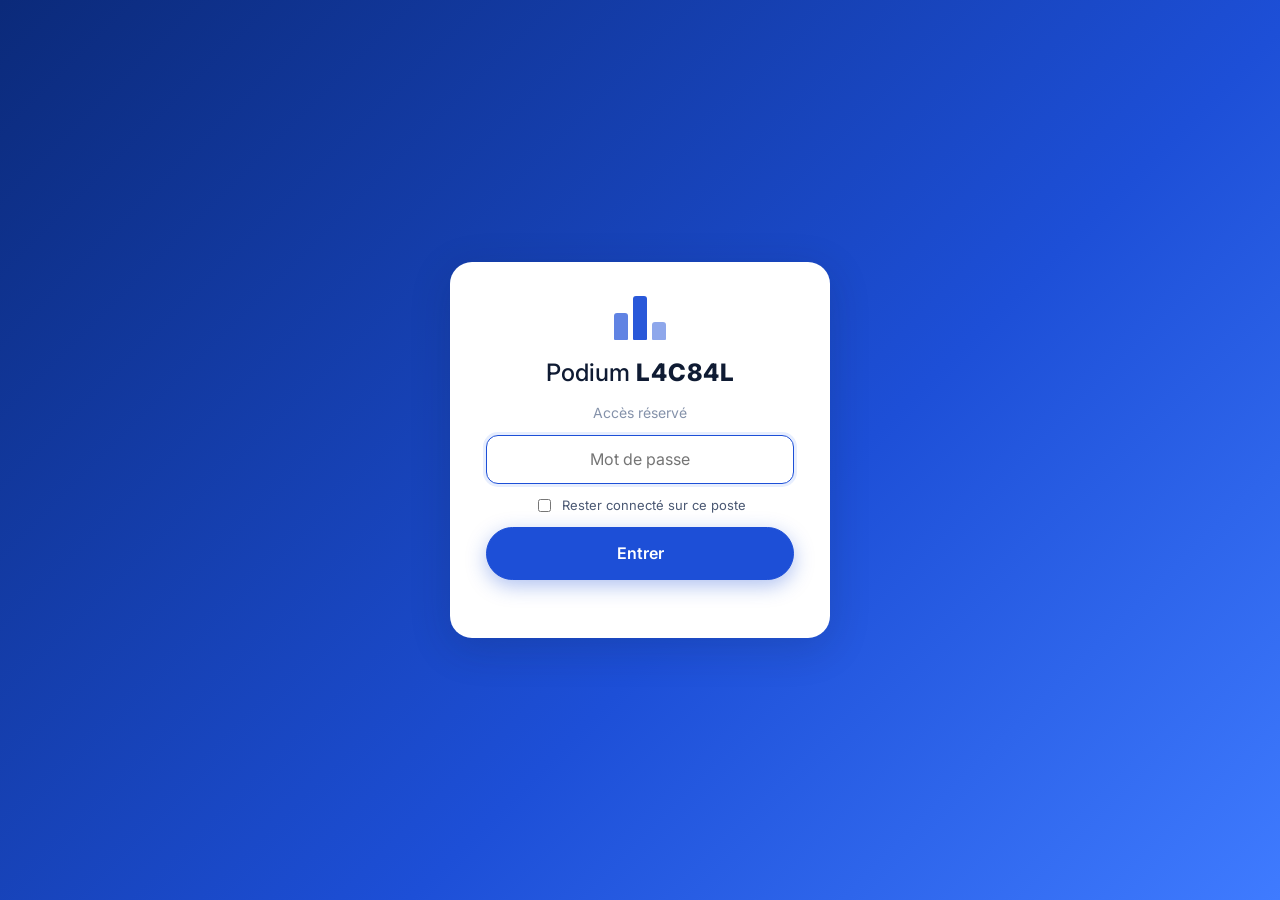
<file: index.html>
<!doctype html>
<html lang="fr">
<head>
<meta charset="utf-8">
<meta name="viewport" content="width=device-width, initial-scale=1">
<title>Podium L4C84L</title>
<link rel="preconnect" href="https://fonts.googleapis.com">
<link href="https://fonts.googleapis.com/css2?family=Inter:wght@400;500;600;700;800&display=swap" rel="stylesheet">
<link rel="stylesheet" href="styles.css?v=badbc0c489">
</head>
<body>
<header class="topbar">
  <div class="brand">
    <div class="brand-mark" aria-hidden="true"><span></span><span></span><span></span></div>
    <div><div class="brand-name">Podium <b>L4C84L</b></div><div class="brand-sub">Présentation des verres</div></div>
  </div>
  <nav class="top-actions">
    <div class="seg" id="modeSeg" role="radiogroup" aria-label="Type de verre">
      <button data-mode="auto" class="on">Auto</button>
      <button data-mode="unif">Unifocal</button>
      <button data-mode="prog">Progressif</button>
    </div>
    <button class="btn ghost" id="btnReset" title="Effacer la fiche client">↺ Nouveau client</button>
    <button class="btn ghost icon" id="btnAdmin" title="Paramètres">⚙</button>
    <button class="btn ghost icon" id="btnLogout" hidden>⏻</button>
  </nav>
</header>

<div id="updateBanner" class="banner" hidden></div>

<!-- Étape 1 : saisie -->
<main id="stepInput" class="entry">
  <section class="panel">
    <div class="panel-h"><h2><span class="step-num">1</span> Correction</h2><button class="link" id="copyOD">Copier OD → OG</button></div>
    <div class="rx">
      <div></div><label>Sphère</label><label>Cylindre</label><label>Axe</label><label>Addition</label><label>Prisme</label><label>Base</label>
      <span class="eye">OD</span>
      <input data-rx="od.sph" inputmode="decimal" placeholder="0,00">
      <input data-rx="od.cyl" inputmode="decimal" placeholder="0,00">
      <input data-rx="od.axe" inputmode="numeric" placeholder="0°">
      <input data-rx="od.add" inputmode="decimal" placeholder="—">
      <input data-rx="od.prism" inputmode="decimal" placeholder="—">
      <input data-rx="od.base" inputmode="numeric" placeholder="—">
      <span class="eye">OG</span>
      <input data-rx="og.sph" inputmode="decimal" placeholder="0,00">
      <input data-rx="og.cyl" inputmode="decimal" placeholder="0,00">
      <input data-rx="og.axe" inputmode="numeric" placeholder="0°">
      <input data-rx="og.add" inputmode="decimal" placeholder="—">
      <input data-rx="og.prism" inputmode="decimal" placeholder="—">
      <input data-rx="og.base" inputmode="numeric" placeholder="—">
    </div>
    <label class="mixed" id="mixedBox" hidden><input type="checkbox" id="mixedChk"> <span id="mixedTxt">Confirmer équipement progressif / unifocal ?</span></label>
    <div class="rx-info" id="rxInfo"></div>
  </section>

  <section class="panel">
    <div class="panel-h"><h2><span class="step-num">2</span> Mesures</h2>
      <div class="seg" id="altSeg"><button data-alt="dvo" class="on">DVO</button><button data-alt="cro">CRO</button></div></div>
    <div class="mes" id="mesGrid"></div>
    <div class="verdict" id="fitVerdict"></div>
  </section>

  <section class="panel frame-panel">
    <h2><span class="step-num">3</span> Réseau</h2>
    <div class="net-seg" id="netSeg"></div>
    <div class="frame-note" id="netNote"></div>
    <div class="net-warn" id="netWarn" role="alert" hidden>⚠ Veillez à bien sélectionner la mutuelle dans MyEasyOptic avant de sélectionner les verres : sans elle, le catalogue verres ne donne pas le bon tarif.</div>
  </section>

  <section class="panel frame-panel">
    <h2><span class="step-num">4</span> Monture</h2>
    <div class="seg" id="frameSeg"></div>
    <label class="money"><input id="framePrice" inputmode="decimal" placeholder="Prix de la monture"><b>€</b></label>
    <div class="frame-note" id="frameNote"></div>
  </section>

  <div class="entry-go"><button class="btn primary big" id="btnGo">Voir les verres <span>→</span></button></div>
</main>

<!-- Étape 2 : podium -->
<main id="stepPodium" class="stage" hidden>
  <button class="recap" id="recap" title="Modifier la correction, les mesures ou la monture"></button>

  <div class="controls">
    <button class="controls-mini" id="ctrlMini" title="Afficher les options"></button>
    <div class="filters"><div class="toggles" id="optToggles"></div></div>
    <div class="lens-panel" id="lensPanel"></div>
  </div>

  <div class="podium">
    <div class="podium-head">
      <h2 id="podiumTitle">Verres</h2>
      <span class="count" id="podiumCount"></span>
    </div>
    <div class="carousel">
      <button class="arrow left" id="prev" aria-label="Verres précédents">‹</button>
      <div class="viewport" id="viewport"><div class="track" id="track"></div></div>
      <button class="arrow right" id="next" aria-label="Verres suivants">›</button>
    </div>
    <div class="dots" id="dots"></div>
  </div>

  <div class="summary" id="summary"></div>
</main>

<main id="viewAdmin" class="admin" hidden></main>

<div class="modal" id="modal" hidden>
  <div class="modal-back" data-close></div>
  <div class="modal-box" role="dialog" aria-modal="true"><div id="modalBody"></div></div>
</div>
<div class="toast" id="toast" hidden></div>

<div class="login" id="login" hidden>
  <form class="login-box" id="loginForm" autocomplete="off">
    <div class="brand-mark big" aria-hidden="true"><span></span><span></span><span></span></div>
    <h1>Podium <b>L4C84L</b></h1>
    <p class="sub">Accès réservé</p>
    <input type="password" id="loginPw" placeholder="Mot de passe" autocomplete="current-password" aria-label="Mot de passe">
    <label class="keep"><input type="checkbox" id="loginKeep"> Rester connecté sur ce poste</label>
    <button class="btn primary big" id="loginBtn" type="submit">Entrer</button>
    <p class="login-msg" id="loginMsg"></p>
  </form>
</div>

<script src="data.enc.js?v=badbc0c489"></script>
<script src="app.js?v=badbc0c489"></script>
<script src="admin.js?v=badbc0c489"></script>
</body>
</html>
</file>
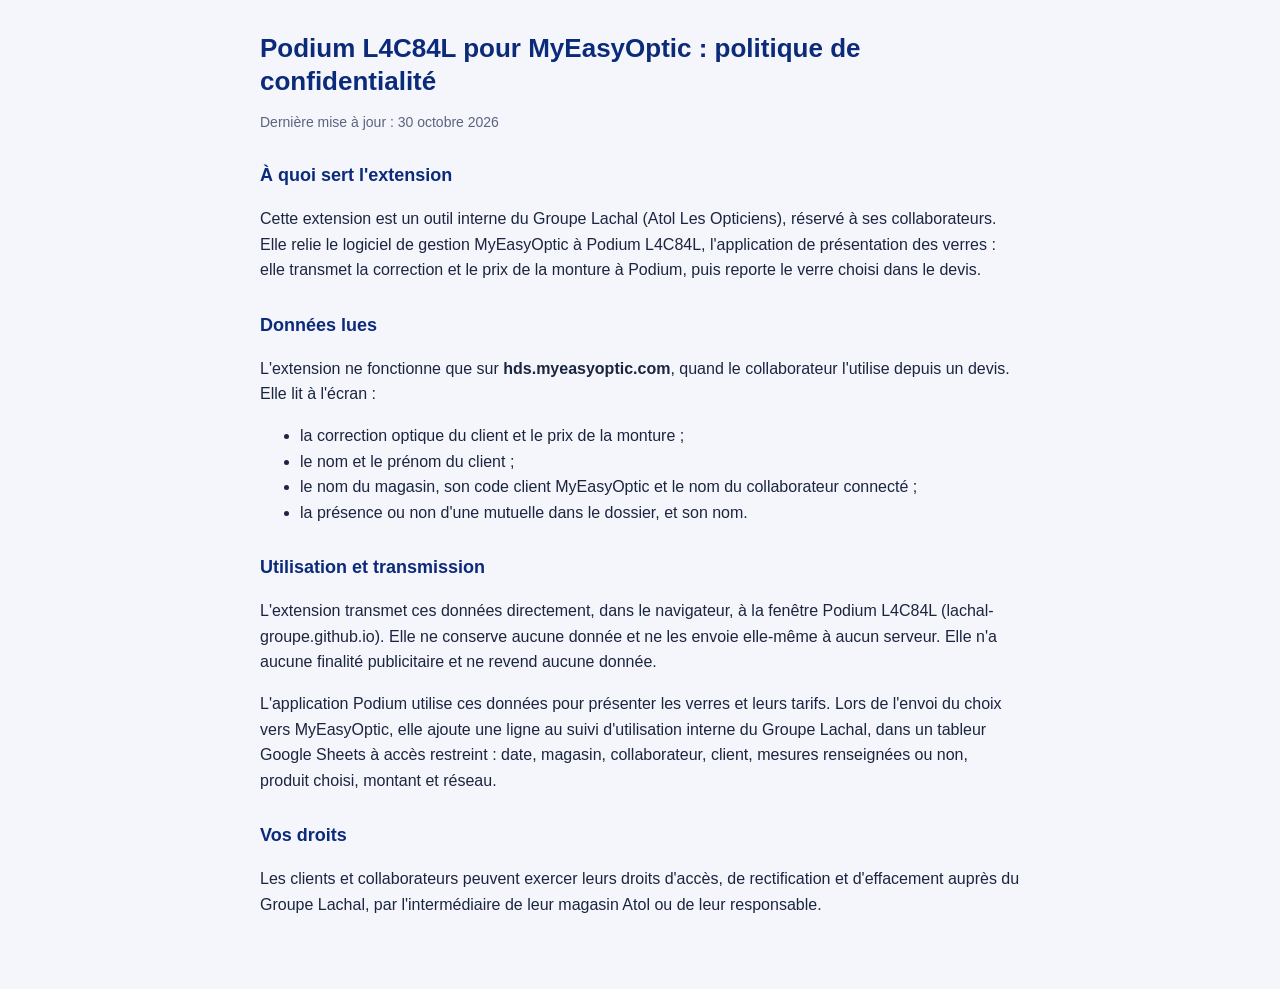
<file: confidentialite.html>
<!doctype html>
<html lang="fr">
<head>
<meta charset="utf-8">
<meta name="viewport" content="width=device-width, initial-scale=1">
<title>Podium pour MyEasyOptic : confidentialité</title>
<style>
  body{margin:0;background:#f4f6fb;color:#1c2540;font:16px/1.6 "Segoe UI",Arial,sans-serif}
  main{max-width:760px;margin:0 auto;padding:32px 16px 56px}
  h1{font-size:26px;line-height:1.25;margin:0 0 6px;color:#0b2a7a}
  h2{font-size:18px;margin:28px 0 6px;color:#0b2a7a}
  .d{color:#5a6480;font-size:14px}
</style>
</head>
<body>
<main>
<h1>Podium L4C84L pour MyEasyOptic : politique de confidentialité</h1>
<p class="d">Dernière mise à jour : 30 octobre 2026</p>

<h2>À quoi sert l'extension</h2>
<p>Cette extension est un outil interne du Groupe Lachal (Atol Les Opticiens), réservé à ses collaborateurs. Elle relie le logiciel de gestion MyEasyOptic à Podium L4C84L, l'application de présentation des verres : elle transmet la correction et le prix de la monture à Podium, puis reporte le verre choisi dans le devis.</p>

<h2>Données lues</h2>
<p>L'extension ne fonctionne que sur <b>hds.myeasyoptic.com</b>, quand le collaborateur l'utilise depuis un devis. Elle lit à l'écran :</p>
<ul>
  <li>la correction optique du client et le prix de la monture ;</li>
  <li>le nom et le prénom du client ;</li>
  <li>le nom du magasin, son code client MyEasyOptic et le nom du collaborateur connecté ;</li>
  <li>la présence ou non d'une mutuelle dans le dossier, et son nom.</li>
</ul>

<h2>Utilisation et transmission</h2>
<p>L'extension transmet ces données directement, dans le navigateur, à la fenêtre Podium L4C84L (lachal-groupe.github.io). Elle ne conserve aucune donnée et ne les envoie elle-même à aucun serveur. Elle n'a aucune finalité publicitaire et ne revend aucune donnée.</p>
<p>L'application Podium utilise ces données pour présenter les verres et leurs tarifs. Lors de l'envoi du choix vers MyEasyOptic, elle ajoute une ligne au suivi d'utilisation interne du Groupe Lachal, dans un tableur Google Sheets à accès restreint : date, magasin, collaborateur, client, mesures renseignées ou non, produit choisi, montant et réseau.</p>

<h2>Vos droits</h2>
<p>Les clients et collaborateurs peuvent exercer leurs droits d'accès, de rectification et d'effacement auprès du Groupe Lachal, par l'intermédiaire de leur magasin Atol ou de leur responsable.</p>
</main>
</body>
</html>
</file>
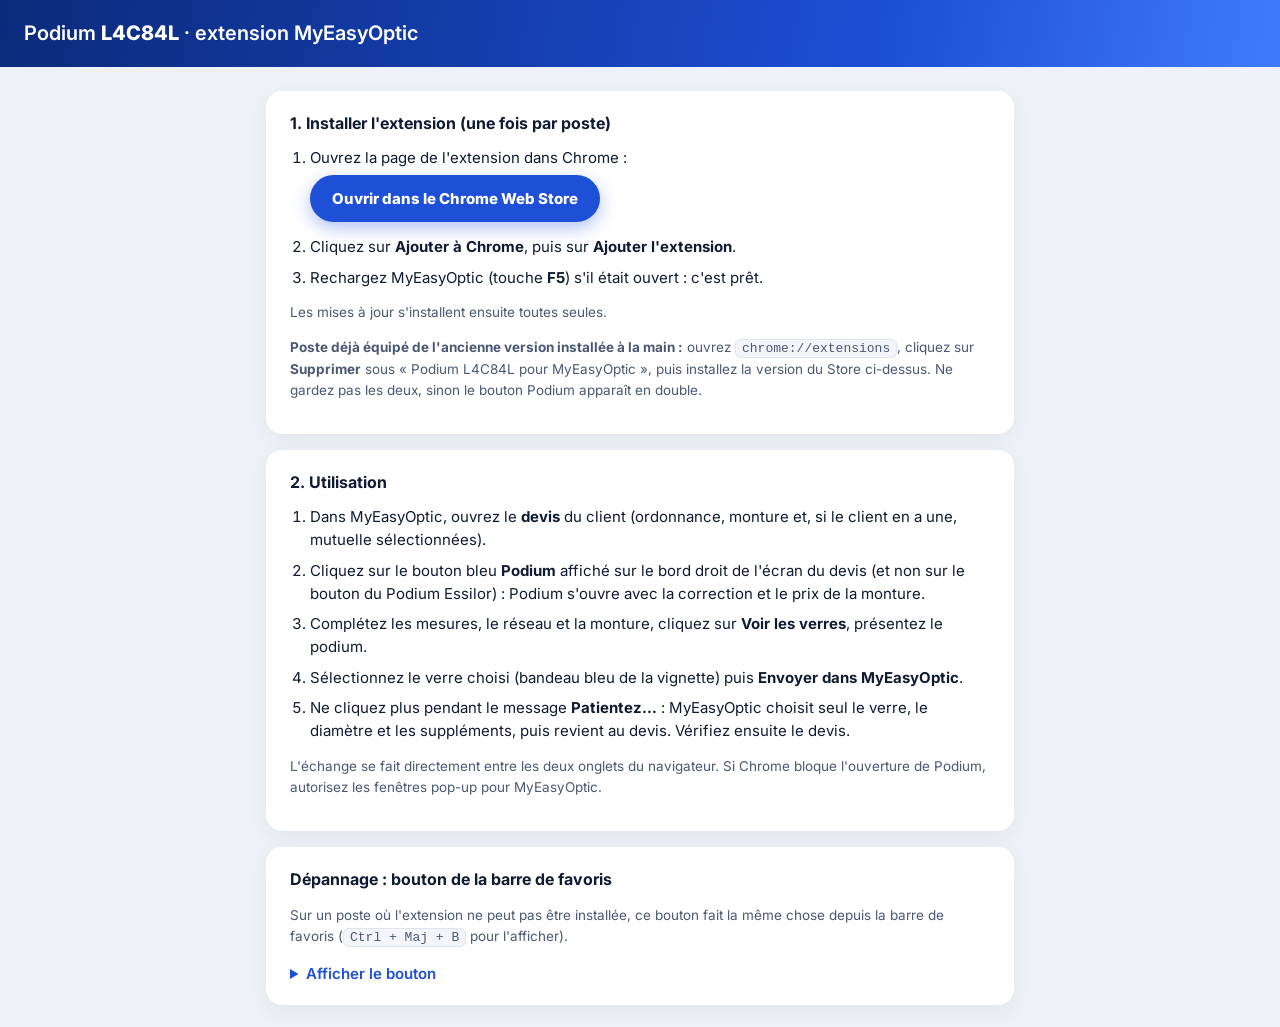
<file: pont.html>
<!doctype html>
<html lang="fr">
<head>
<meta charset="utf-8">
<meta name="viewport" content="width=device-width, initial-scale=1">
<title>Extension Podium</title>
<link href="https://fonts.googleapis.com/css2?family=Inter:wght@400;600;800&display=swap" rel="stylesheet">
<style>
  :root{--brand:#1d4fd7;--brand-2:#0b2a7a;--ink:#0f1b33;--ink-2:#4a5873;--line:#dfe5ef;--bg:#eef2f8}
  *{box-sizing:border-box}
  body{margin:0;background:var(--bg);color:var(--ink);font:15px/1.55 Inter,system-ui,"Segoe UI",sans-serif}
  header{background:linear-gradient(100deg,#0b2a7a,#1d4fd7 70%,#3f7bff);color:#fff;padding:18px 24px}
  header h1{margin:0;font-size:20px;font-weight:600}header b{font-weight:800}
  main{max-width:780px;margin:24px auto;padding:0 16px;display:flex;flex-direction:column;gap:16px}
  .card{background:#fff;border-radius:16px;box-shadow:0 6px 20px rgba(15,27,51,.06);padding:20px 24px}
  h2{margin:0 0 10px;font-size:16px}
  ol{margin:0;padding-left:20px}li{margin:7px 0}
  .dl{display:inline-flex;align-items:center;gap:8px;background:var(--brand);color:#fff;text-decoration:none;font-weight:800;padding:12px 22px;border-radius:999px;box-shadow:0 6px 18px rgba(29,79,215,.35);margin:6px 0}
  .muted{color:var(--ink-2);font-size:13.5px}
  code{background:#f3f5fa;border:1px solid var(--line);border-radius:6px;padding:1px 6px;font-size:13px}
  details{margin-top:6px}summary{cursor:pointer;color:var(--brand);font-weight:600}
</style>
</head>
<body>
<header><h1>Podium <b>L4C84L</b> · extension MyEasyOptic</h1></header>
<main>
  <section class="card">
    <h2>1. Installer l'extension (une fois par poste)</h2>
    <ol>
      <li>Ouvrez la page de l'extension dans Chrome :<br><a class="dl" href="https://chromewebstore.google.com/detail/cmfomhmklhpfdibhdalehaghmlgicklg" target="_blank" rel="noopener">Ouvrir dans le Chrome Web Store</a></li>
      <li>Cliquez sur <b>Ajouter à Chrome</b>, puis sur <b>Ajouter l'extension</b>.</li>
      <li>Rechargez MyEasyOptic (touche <b>F5</b>) s'il était ouvert : c'est prêt.</li>
    </ol>
    <p class="muted">Les mises à jour s'installent ensuite toutes seules.</p>
    <p class="muted"><b>Poste déjà équipé de l'ancienne version installée à la main :</b> ouvrez <code>chrome://extensions</code>, cliquez sur <b>Supprimer</b> sous « Podium L4C84L pour MyEasyOptic », puis installez la version du Store ci-dessus. Ne gardez pas les deux, sinon le bouton Podium apparaît en double.</p>
  </section>
  <section class="card">
    <h2>2. Utilisation</h2>
    <ol>
      <li>Dans MyEasyOptic, ouvrez le <b>devis</b> du client (ordonnance, monture et, si le client en a une, mutuelle sélectionnées).</li>
      <li>Cliquez sur le bouton bleu <b>Podium</b> affiché sur le bord droit de l'écran du devis (et non sur le bouton du Podium Essilor) : Podium s'ouvre avec la correction et le prix de la monture.</li>
      <li>Complétez les mesures, le réseau et la monture, cliquez sur <b>Voir les verres</b>, présentez le podium.</li>
      <li>Sélectionnez le verre choisi (bandeau bleu de la vignette) puis <b>Envoyer dans MyEasyOptic</b>.</li>
      <li>Ne cliquez plus pendant le message <b>Patientez…</b> : MyEasyOptic choisit seul le verre, le diamètre et les suppléments, puis revient au devis. Vérifiez ensuite le devis.</li>
    </ol>
    <p class="muted">L'échange se fait directement entre les deux onglets du navigateur. Si Chrome bloque l'ouverture de Podium, autorisez les fenêtres pop-up pour MyEasyOptic.</p>
  </section>
  <section class="card">
    <h2>Dépannage : bouton de la barre de favoris</h2>
    <p class="muted">Sur un poste où l'extension ne peut pas être installée, ce bouton fait la même chose depuis la barre de favoris (<code>Ctrl + Maj + B</code> pour l'afficher).</p>
    <details><summary>Afficher le bouton</summary>
      <p><a class="dl" id="bm" href="#">→ Podium</a> <span class="muted">← à faire glisser dans la barre de favoris</span></p>
    </details>
  </section>
</main>
<script>
  fetch('pont-meo.js', { cache: 'no-store' }).then(r => r.text()).then(code => {
    document.getElementById('bm').href = 'javascript:' + encodeURIComponent(code.replace(/\/\*[\s\S]*?\*\//g, '').trim());
  });
  document.getElementById('bm').addEventListener('click', e => { e.preventDefault(); alert('Faites glisser ce bouton dans la barre de favoris.'); });
</script>
</body>
</html>
</file>
<file: styles.css>
:root{
  --bg:#eef2f8; --surface:#ffffff; --surface-2:#f6f8fc; --line:#dfe5ef; --line-2:#c9d3e3;
  --ink:#0f1b33; --ink-2:#4a5873; --ink-3:#8592aa;
  --brand:#1d4fd7; --brand-2:#0b2a7a; --brand-soft:#e7eefe;
  --fit:#22b07d; --fit-soft:#e3f6ee; --useless:#e5566b; --useless-soft:#fde9ec; --err:#f0a33a; --err-soft:#fdf2e1;
  --radius:16px; --radius-s:10px;
  --shadow:0 1px 2px rgba(15,27,51,.06),0 6px 20px rgba(15,27,51,.06);
  --shadow-l:0 10px 40px rgba(15,27,51,.18);
  --font:"Inter",system-ui,-apple-system,"Segoe UI",Roboto,sans-serif;
}
*{box-sizing:border-box}
html,body{margin:0}
body{background:var(--bg);color:var(--ink);font:14px/1.45 var(--font);-webkit-font-smoothing:antialiased;min-height:100vh}
button{font:inherit;color:inherit;cursor:pointer}
input,select,textarea{font:inherit;color:inherit}
[hidden]{display:none!important}

/* ---------- Top bar ---------- */
.topbar{position:sticky;top:0;z-index:20;display:flex;align-items:center;justify-content:space-between;gap:16px;
  padding:12px 24px;background:linear-gradient(100deg,#0b2a7a,#1d4fd7 70%,#3f7bff);color:#fff;box-shadow:0 2px 14px rgba(11,42,122,.25)}
.brand{display:flex;align-items:center;gap:12px}
.brand-mark{display:flex;align-items:flex-end;gap:3px;height:28px}
.brand-mark span{width:9px;background:#fff;border-radius:3px 3px 1px 1px;opacity:.95}
.brand-mark span:nth-child(1){height:60%;opacity:.7}.brand-mark span:nth-child(2){height:100%}.brand-mark span:nth-child(3){height:40%;opacity:.5}
.brand-name{font-size:18px;font-weight:500;letter-spacing:.2px}.brand-name b{font-weight:800;letter-spacing:1px}
.brand-sub{font-size:11px;opacity:.75;text-transform:uppercase;letter-spacing:1.2px}
.top-actions{display:flex;align-items:center;gap:10px;flex-wrap:wrap}
.topbar .seg{background:rgba(255,255,255,.14);border-color:transparent}
.topbar .seg button{color:#fff}
.topbar .seg button.on{background:#fff;color:var(--brand-2)}
.topbar .btn.ghost{color:#fff;border-color:rgba(255,255,255,.35)}
.topbar .btn.ghost:hover{background:rgba(255,255,255,.12)}

.btn{display:inline-flex;align-items:center;gap:6px;border:1px solid var(--line-2);background:var(--surface);border-radius:999px;padding:8px 16px;font-weight:600;transition:.15s}
.btn:hover{border-color:var(--brand)}
.btn.primary{background:var(--brand);border-color:var(--brand);color:#fff}
.btn.primary:hover{background:var(--brand-2)}
.btn.ghost{background:transparent}
.btn.icon{padding:8px 11px;font-size:16px;line-height:1}
.btn.danger{color:var(--useless);border-color:#f3c1c9}
.btn.small{padding:5px 11px;font-size:12.5px}
.link{background:none;border:0;color:var(--brand);font-weight:600;font-size:12.5px;padding:0}
.link:hover{text-decoration:underline}

.seg{display:inline-flex;padding:3px;border-radius:999px;background:var(--surface-2);border:1px solid var(--line)}
.seg button{border:0;background:transparent;padding:6px 14px;border-radius:999px;font-weight:600;font-size:13px;color:var(--ink-2);transition:.15s}
.seg button.on{background:var(--brand);color:#fff;box-shadow:0 2px 6px rgba(29,79,215,.35)}
.seg.wide{display:flex}.seg.wide button{flex:1}

.banner{background:#fff7e6;border-bottom:1px solid #f4d9a6;padding:10px 24px;display:flex;gap:12px;align-items:center;justify-content:center}

/* ---------- Étape 1 : saisie ---------- */
.entry{max-width:1080px;margin:0 auto;padding:24px 24px 40px;display:flex;flex-direction:column;gap:18px;animation:rise .3s ease}
.panel{background:var(--surface);border-radius:var(--radius);box-shadow:var(--shadow);padding:20px 24px}
.panel-h{display:flex;align-items:center;justify-content:space-between;gap:12px;margin-bottom:14px}
.panel h2{font-size:16px;margin:0;font-weight:700;letter-spacing:.2px;display:flex;align-items:center;gap:10px}
.step-num{display:inline-grid;place-items:center;width:26px;height:26px;border-radius:50%;background:var(--brand);color:#fff;font-size:13px;font-weight:800}
.hint{font-size:11.5px;color:var(--ink-3)}

/* Prescription */
.rx{display:grid;grid-template-columns:44px repeat(4,1fr) repeat(2,.75fr);gap:10px 12px;align-items:center}
.rx label{font-size:11.5px;color:var(--ink-3);font-weight:600;text-transform:uppercase;letter-spacing:.5px;text-align:center}
.eye{font-weight:800;font-size:14px;color:var(--brand)}
.rx input{font-size:18px;padding:12px 8px}
.rx input,.mes input,.money input,.admin input[type=text],.admin input[type=number],.admin select,.admin textarea,.field input{
  width:100%;border:1px solid var(--line);background:var(--surface-2);border-radius:var(--radius-s);padding:8px 8px;text-align:center;font-weight:600;transition:.15s;min-width:0}
.rx input:focus,.mes input:focus,.money input:focus,.admin input:focus,.admin select:focus,.admin textarea:focus{outline:none;border-color:var(--brand);background:#fff;box-shadow:0 0 0 3px var(--brand-soft)}
.rx input.flash{animation:flash 1s ease}
@keyframes flash{0%{background:#ffe9a8;border-color:#f0a33a}100%{}}
.rx-info{margin-top:12px;font-size:12.5px;color:var(--ink-2);display:flex;flex-wrap:wrap;gap:6px}
.rx-info:empty{display:none}
.pill{display:inline-flex;align-items:center;gap:5px;padding:3px 10px;border-radius:999px;background:var(--surface-2);border:1px solid var(--line);font-size:12px;font-weight:600;color:var(--ink-2);white-space:nowrap}
.pill.brand{background:var(--brand-soft);border-color:transparent;color:var(--brand-2)}
.pill.warn{background:var(--err-soft);border-color:transparent;color:#a56313}
.mixed{display:flex;align-items:center;gap:10px;margin-top:14px;padding:12px 14px;border-radius:12px;background:var(--err-soft);color:#7a4a0e;font-weight:600;cursor:pointer}
.mixed input{width:20px;height:20px;accent-color:var(--brand)}
.mixed.on{background:var(--brand-soft);color:var(--brand-2)}

/* Mesures FIT */
.mes{display:grid;grid-template-columns:repeat(auto-fill,minmax(165px,1fr));gap:12px}
.mfield{display:flex;flex-direction:column;gap:6px}
.mfield .mlabel{white-space:nowrap;overflow:hidden;text-overflow:ellipsis;font-size:11.5px;color:var(--ink-3);font-weight:600;text-transform:uppercase;letter-spacing:.4px}
.mfield input{font-size:17px;padding:10px 8px}
.mstate{font-size:11px;font-weight:700;text-align:center;border-radius:999px;padding:3px 0;background:var(--surface-2);color:var(--ink-3)}
.mstate.fit{background:var(--fit-soft);color:#13845b}
.mstate.useless{background:var(--useless-soft);color:#c13246}
.mstate.err{background:var(--err-soft);color:#b8721a}
.mstate.track{background:#ede7ff;color:#5b34c2}
.mes input.fit{border-color:var(--fit)}.mes input.useless{border-color:var(--useless)}.mes input.err{border-color:var(--err)}.mes input.track{border-color:#8a6cf0}
.verdict{margin-top:14px;border-radius:var(--radius-s);padding:10px 12px;font-size:13px;font-weight:600;display:flex;gap:8px;align-items:center;background:var(--surface-2);color:var(--ink-3)}
.verdict.fit{background:var(--fit-soft);color:#13845b}
.verdict.useless{background:var(--useless-soft);color:#c13246}
.verdict.err{background:var(--err-soft);color:#a56313}
.verdict.track{background:#ede7ff;color:#5b34c2}
.verdict .ico{font-size:16px}

/* Monture */
.frame-panel{display:flex;align-items:center;gap:18px;flex-wrap:wrap}
.frame-panel h2{margin-right:6px}
.money{position:relative;width:220px}
.money input{text-align:left;padding:10px 30px 10px 12px;font-size:17px}
.money b{position:absolute;right:12px;top:50%;transform:translateY(-50%);color:var(--ink-3)}
.frame-note{font-size:12.5px;color:var(--ink-2)}
.frame-note:empty{display:none}
.entry-go{display:flex;justify-content:flex-end}
.btn.big{padding:14px 30px;font-size:16px;box-shadow:0 6px 20px rgba(29,79,215,.35)}
.btn.big span{transition:.2s}.btn.big:hover span{transform:translateX(4px)}

/* Récap compact */
.recap{display:flex;align-items:stretch;gap:0;flex-wrap:wrap;background:var(--surface);border:1px solid var(--line);border-radius:var(--radius);box-shadow:var(--shadow);padding:0;text-align:left;overflow:hidden;transition:.15s}
.recap:hover{border-color:var(--brand)}
.recap .blk{padding:10px 18px;border-right:1px solid var(--line);display:flex;flex-direction:column;justify-content:center;gap:2px;min-width:0}
.recap .blk small{font-size:10.5px;text-transform:uppercase;letter-spacing:.7px;color:var(--ink-3);font-weight:700}
.recap .blk span{font-size:13px;font-weight:600;white-space:nowrap}
.recap .blk span i{font-style:normal;color:var(--brand);font-weight:800;margin-right:4px}
.recap .edit{margin-left:auto;padding:10px 18px;display:flex;align-items:center;color:var(--brand);font-weight:700;font-size:13px;border-right:0}

/* ---------- Stage ---------- */
.stage{display:flex;flex-direction:column;gap:12px;min-width:0;max-width:1600px;margin:0 auto;padding:18px 24px 24px;animation:rise .3s ease}
.filters{background:var(--surface);border-radius:var(--radius);box-shadow:var(--shadow);padding:12px 18px;display:flex;flex-direction:column;gap:10px}
.toggles{display:flex;flex-wrap:wrap;gap:10px}
.tog{display:flex;align-items:center;gap:10px;border:1.5px solid var(--line);background:var(--surface);border-radius:14px;padding:7px 14px 7px 10px;font-weight:600;transition:.15s;user-select:none}
.tog:hover{border-color:var(--line-2)}
.tog .sw{width:34px;height:20px;border-radius:999px;background:var(--line-2);position:relative;transition:.2s;flex:none}
.tog .sw::after{content:"";position:absolute;top:2px;left:2px;width:16px;height:16px;border-radius:50%;background:#fff;box-shadow:0 1px 3px rgba(0,0,0,.25);transition:.2s}
.tog.on{border-color:var(--brand);background:var(--brand-soft);color:var(--brand-2)}
.tog.on .sw{background:var(--brand)}
.tog.on .sw::after{left:16px}
.tog small{font-weight:500;color:var(--ink-3);font-size:11.5px}
.tog.on small{color:var(--brand)}
.tog select{border:1px solid #b9c9f3;background:#fff;border-radius:8px;padding:3px 6px;font-size:12px;font-weight:600;color:var(--brand-2)}
.filter-row{display:flex;align-items:center;gap:12px;flex-wrap:wrap}
.filter-label{font-size:11px;font-weight:700;text-transform:uppercase;letter-spacing:.6px;color:var(--ink-3);width:78px;flex:none}
.chips{display:flex;flex-wrap:wrap;gap:6px;flex:1;min-width:0}
.chip{border:1.5px solid var(--line);background:var(--surface);border-radius:999px;padding:6px 13px;font-weight:600;font-size:13px;color:var(--ink-2);display:inline-flex;align-items:center;gap:6px;transition:.15s}
.chip:hover:not(:disabled){border-color:var(--line-2)}
.chip.on{border-color:var(--brand);background:var(--brand);color:#fff}
.chip:disabled{opacity:.4;cursor:not-allowed;text-decoration:line-through}
.chip .thk{font-size:11px;font-weight:600;opacity:.75}
.chip .star{color:#f5b301}
.chip.on .star{color:#ffe07a}
.chip.rec:not(.on){border-color:#9db6f5}

/* Podium */
.podium{background:var(--surface);border-radius:var(--radius);box-shadow:var(--shadow);padding:12px 10px 10px}
.podium-head{display:flex;align-items:baseline;gap:12px;padding:0 50px 10px}
.podium-head h2{margin:0;font-size:17px;font-weight:800}
.count{color:var(--ink-3);font-size:12.5px;font-weight:600}
.carousel{display:grid;grid-template-columns:40px minmax(0,1fr) 40px;align-items:center;gap:4px}
.arrow{height:64px;border-radius:12px;border:0;background:var(--surface-2);font-size:30px;line-height:1;color:var(--brand);transition:.15s}
.arrow:hover:not(:disabled){background:var(--brand);color:#fff}
.arrow:disabled{opacity:.25;cursor:default}
.viewport{overflow:hidden;padding:12px 4px 4px}
.track{display:flex;transition:transform .45s cubic-bezier(.22,.8,.26,1)}
.slot{flex:0 0 calc(100% / var(--per,4));padding:0 8px;min-width:0}
.dots{display:flex;justify-content:center;gap:6px;margin-top:4px;flex-wrap:wrap;padding:0 40px}
.dots i{width:7px;height:7px;border-radius:50%;background:var(--line-2);transition:.2s}
.dots i.on{background:var(--brand);width:20px;border-radius:4px}

.card{position:relative;height:100%;display:flex;flex-direction:column;background:var(--surface);border:1.5px solid var(--line);border-radius:18px;overflow:hidden;transition:transform .2s,box-shadow .2s,border-color .2s;cursor:pointer;animation:pop .35s ease both}
.card:hover{transform:translateY(-3px);box-shadow:var(--shadow-l);border-color:transparent}
.card.sel{border-color:var(--brand);box-shadow:0 0 0 3px var(--brand-soft),var(--shadow-l)}
@keyframes pop{from{opacity:0;transform:translateY(8px)}to{opacity:1;transform:none}}
.card-h{position:relative;padding:12px 16px 22px;color:#fff;clip-path:polygon(0 0,100% 0,100% 100%,0 calc(100% - 14px));min-height:74px}
.card-h .rank{position:absolute;top:10px;right:12px;font-size:11px;font-weight:700;opacity:.8}
.card-h h3{margin:0;font-size:17px;font-weight:800;line-height:1.15;padding-right:28px}
.card-h .type{font-size:10.5px;text-transform:uppercase;letter-spacing:1px;opacity:.75;font-weight:600;margin-bottom:4px}
.card-b{padding:4px 14px 0;display:flex;flex-direction:column;gap:8px;flex:1}
.tagline{font-size:12.5px;line-height:1.4;color:var(--ink-2);min-height:52px;margin:0;font-style:italic}
.tagline::before{content:"« "}.tagline::after{content:" »"}
.mixinfo{font-size:12px;text-align:center;color:#7a4a0e;background:var(--err-soft);border-radius:8px;padding:5px 8px}
.badges{display:flex;flex-wrap:wrap;gap:5px;min-height:22px}
.badge{font-size:10.5px;font-weight:700;padding:3px 8px;border-radius:999px;background:var(--surface-2);color:var(--ink-2);letter-spacing:.2px}
.badge.fit{background:var(--fit-soft);color:#13845b}
.badge.blue{background:#e6efff;color:#2353c9}
.badge.af{background:#f1eaff;color:#6a3fc7}
.badge.photo{background:#fff3db;color:#a26a07}
.spec{border:1px solid var(--line);border-radius:12px;padding:7px 10px;background:var(--surface-2);text-align:center}
.spec .m{font-weight:700;font-size:13.5px}
.spec .t{font-size:12.5px;color:var(--ink-2)}
.spec .tn{font-size:12px;color:#a26a07;font-weight:600;margin-top:2px}
.price{display:flex;align-items:baseline;justify-content:center;gap:6px;padding:0}
.price b{font-size:28px;font-weight:800;color:var(--brand-2);letter-spacing:-.5px}
.price span{color:var(--brand);font-size:13px;font-weight:600}
.upsell{font-size:12px;text-align:center;color:var(--ink-3);min-height:18px}
.upsell b{color:var(--ink-2)}
.card-f{display:flex;gap:8px;padding:8px 14px 12px}
.card-f .btn{flex:1;justify-content:center}
.check{position:absolute;top:12px;right:12px;width:26px;height:26px;border-radius:50%;background:rgba(255,255,255,.22);border:2px solid rgba(255,255,255,.7);display:grid;place-items:center;font-size:14px;font-weight:800;color:#fff}
.card.sel .check{background:#fff;color:var(--brand);border-color:#fff}
.empty{padding:50px 20px;text-align:center;color:var(--ink-3)}
.empty b{display:block;color:var(--ink);font-size:16px;margin-bottom:6px}

/* Summary */
.summary{position:sticky;bottom:10px;z-index:5;background:linear-gradient(100deg,#0b2a7a,#1d4fd7);color:#fff;border-radius:var(--radius);box-shadow:var(--shadow-l);padding:10px 22px;display:flex;align-items:center;gap:22px;flex-wrap:wrap}
.summary .sel-name{flex:1;min-width:220px}
.summary .sel-name small{display:block;opacity:.7;font-size:11px;text-transform:uppercase;letter-spacing:.8px}
.summary .sel-name b{font-size:15px}
.summary .sel-name em{font-style:normal;opacity:.8;font-size:12.5px;display:block}
.summary .amt{text-align:right}
.summary .amt small{display:block;opacity:.7;font-size:11px;text-transform:uppercase;letter-spacing:.8px}
.summary .amt b{font-size:17px;font-weight:700}
.summary .op{opacity:.6;font-size:18px}
.summary .total{background:rgba(255,255,255,.14);border-radius:12px;padding:8px 16px}
.summary .total b{font-size:24px;font-weight:800}

/* ---------- Modal ---------- */
.modal{position:fixed;inset:0;z-index:50;display:grid;place-items:center;padding:20px}
.modal-back{position:absolute;inset:0;background:rgba(10,20,45,.55);backdrop-filter:blur(3px);animation:fade .2s}
.modal-box{position:relative;background:var(--surface);border-radius:22px;max-width:880px;width:100%;max-height:calc(100vh - 40px);overflow:auto;box-shadow:var(--shadow-l);animation:rise .25s ease}
@keyframes fade{from{opacity:0}}@keyframes rise{from{opacity:0;transform:translateY(16px) scale(.98)}}
.fiche-h{padding:28px 32px 36px;color:#fff;position:relative;clip-path:polygon(0 0,100% 0,100% 100%,0 calc(100% - 18px))}
.fiche-h h2{margin:0 0 6px;font-size:28px;font-weight:800}
.fiche-h p{margin:0;opacity:.9;font-size:15px;max-width:620px}
.fiche-h .x{position:absolute;z-index:3;top:16px;right:16px;cursor:pointer;background:rgba(255,255,255,.18);border:0;color:#fff;width:36px;height:36px;border-radius:50%;font-size:18px}
.fiche-b{padding:8px 32px 28px;display:grid;grid-template-columns:1fr 1fr;gap:22px}
.fiche-b h4{margin:0 0 8px;font-size:12px;text-transform:uppercase;letter-spacing:.8px;color:var(--brand)}
.fiche-b p{margin:0;color:var(--ink-2)}
.fiche-b ul{margin:0;padding-left:18px;color:var(--ink-2)}
.fiche-b li{margin:3px 0}
.fiche-b .full{grid-column:1/-1}
.fiche-b img{max-width:100%;border-radius:12px;border:1px solid var(--line)}
.ptable{width:100%;border-collapse:collapse;font-size:13px}
.ptable th,.ptable td{padding:7px 10px;border-bottom:1px solid var(--line);text-align:right}
.ptable th:first-child,.ptable td:first-child{text-align:left}
.ptable th{font-size:11px;color:var(--ink-3);text-transform:uppercase;letter-spacing:.5px}
.ptable tr.cur td{background:var(--brand-soft);font-weight:700}
.modal-pad{padding:26px 30px}
.modal-pad h3{margin:0 0 14px}

.toast{position:fixed;bottom:24px;left:50%;transform:translateX(-50%);background:var(--ink);color:#fff;padding:10px 18px;border-radius:999px;z-index:60;font-weight:600;box-shadow:var(--shadow-l);animation:rise .2s}

/* ---------- Admin ---------- */
.admin{max-width:1400px;margin:0 auto;padding:20px 24px 60px}
.admin-h{display:flex;align-items:center;justify-content:space-between;gap:12px;margin-bottom:16px;flex-wrap:wrap}
.admin-h h1{margin:0;font-size:22px}
.tabs{display:flex;gap:4px;background:var(--surface);padding:4px;border-radius:14px;box-shadow:var(--shadow);margin-bottom:16px;flex-wrap:wrap}
.tabs button{border:0;background:none;padding:9px 16px;border-radius:10px;font-weight:600;color:var(--ink-2)}
.tabs button.on{background:var(--brand);color:#fff}
.card-admin{background:var(--surface);border-radius:var(--radius);box-shadow:var(--shadow);padding:18px 20px;margin-bottom:16px}
.card-admin h3{margin:0 0 4px;font-size:15px}
.card-admin .sub{color:var(--ink-3);font-size:12.5px;margin:0 0 14px}
.tbl{width:100%;border-collapse:separate;border-spacing:0;font-size:13px}
.tbl th{text-align:left;font-size:11px;text-transform:uppercase;letter-spacing:.5px;color:var(--ink-3);padding:6px 6px;border-bottom:1px solid var(--line);white-space:nowrap}
.tbl td{padding:5px 6px;border-bottom:1px solid var(--line);vertical-align:middle}
.tbl tr.off td{opacity:.5}
.tbl input[type=text],.tbl input[type=number],.tbl select{text-align:left;padding:6px 8px;font-weight:500}
.tbl input[type=color]{width:34px;height:30px;border:0;background:none;padding:0}
.tbl .num{width:84px;text-align:right!important}
.admin input,.admin select,.admin textarea{color:var(--ink)}
.tbl td:first-child input[type=text]{min-width:190px}
.tbl .mini{width:70px}
.scroll-x{overflow-x:auto}
.grid-price td.mat{font-weight:800;color:var(--brand-2);background:var(--surface-2)}
.grid-price input{text-align:right!important;width:90px}
.grid-price input.empty{background:#fff;border-style:dashed}
.row{display:flex;gap:10px;align-items:center;flex-wrap:wrap}
.row.end{justify-content:flex-end}
.form-grid{display:grid;grid-template-columns:repeat(auto-fill,minmax(220px,1fr));gap:12px}
.form-grid label,.stack label{display:flex;flex-direction:column;gap:5px;font-size:12px;color:var(--ink-2);font-weight:600}
.stack{display:flex;flex-direction:column;gap:12px}
.admin textarea{text-align:left;min-height:80px;resize:vertical;font-weight:500}
.admin .stack input[type=text]{text-align:left}
.switch{position:relative;display:inline-block;width:38px;height:22px}
.switch input{opacity:0;width:0;height:0}
.switch span{position:absolute;inset:0;background:var(--line-2);border-radius:999px;transition:.2s;cursor:pointer}
.switch span::after{content:"";position:absolute;top:3px;left:3px;width:16px;height:16px;background:#fff;border-radius:50%;transition:.2s}
.switch input:checked+span{background:var(--brand)}
.switch input:checked+span::after{left:19px}
.pin-box{max-width:340px;margin:12vh auto;text-align:center}
.pin-box input{font-size:28px;letter-spacing:12px;text-align:center;width:200px;margin:16px auto;display:block}
.drop{border:2px dashed var(--line-2);border-radius:14px;padding:22px;text-align:center;color:var(--ink-2);background:var(--surface-2)}
.drop.over{border-color:var(--brand);background:var(--brand-soft)}
.log{font-size:12.5px;color:var(--ink-2);margin-top:10px;white-space:pre-line}

/* ---------- Responsive ---------- */
@media (max-width:1100px){.recap .edit{margin-left:0}}
@media (max-width:640px){
  .topbar{padding:10px 16px}
  .entry,.stage,.admin{padding:16px}
  .rx{gap:6px}.rx input{font-size:15px;padding:10px 4px}.money{width:100%}
  .filter-label{width:100%}
  .podium-head{padding:0 8px 10px}
  .carousel{grid-template-columns:30px minmax(0,1fr) 30px}
  .fiche-b{grid-template-columns:1fr;padding:8px 20px 22px}
  .fiche-h{padding:22px 20px 30px}
  .summary{gap:12px}
}
/* Options + choix matière */
.controls{display:grid;grid-template-columns:minmax(0,1fr) auto;gap:12px;align-items:stretch}
.controls .filters{justify-content:center}
.tog{position:relative}
.sub-opts{display:flex;flex-direction:column;gap:3px;margin-left:4px}
.mini-chk{display:flex;align-items:center;gap:6px;font-size:12px;font-weight:600;color:var(--ink-2);cursor:pointer;white-space:nowrap}
.mini-chk input{width:15px;height:15px;accent-color:var(--brand);margin:0}
.mini-chk.dis{opacity:.4;cursor:default}
.dd{position:relative}
.dd-btn{border:1px solid #b9c9f3;background:#fff;border-radius:8px;padding:4px 8px;font-size:12px;font-weight:600;color:var(--brand-2);white-space:nowrap}
.dd-pop{position:absolute;top:calc(100% + 6px);left:0;z-index:30;background:#fff;border:1px solid var(--line);border-radius:12px;box-shadow:var(--shadow-l);padding:8px;display:flex;flex-direction:column;gap:2px;min-width:220px;color:var(--ink)}
.dd-pop label{display:flex;align-items:center;gap:8px;padding:6px 8px;border-radius:8px;font-weight:500;font-size:13px;cursor:pointer}
.dd-pop label:hover{background:var(--surface-2)}
.dd-pop input{width:16px;height:16px;accent-color:var(--brand)}
.dd-pop .link{align-self:flex-start;padding:6px 8px}
.lens-panel{background:var(--surface);border-radius:var(--radius);box-shadow:var(--shadow);padding:12px 16px;display:flex;flex-direction:column;gap:6px}
.lens-h{display:flex;align-items:baseline;gap:10px}
.lens-h b{font-size:14px}.lens-h small{color:var(--ink-3);font-size:11.5px;flex:1}
.lens-row{display:flex;gap:4px}
.lens{border:1.5px solid transparent;background:none;border-radius:12px;padding:4px 6px 6px;width:84px;display:flex;flex-direction:column;align-items:center;gap:1px;transition:.15s}
.lens:hover:not(:disabled){background:var(--surface-2)}
.lens svg{width:46px;height:104px}
.lens .ln{margin-top:4px}
.lens path{fill:#9fc0f7;stroke:#2353c9;stroke-width:1.2;transition:.2s}
.lens.on{border-color:var(--brand);background:var(--brand-soft)}
.lens.on path{fill:#1d74f0;stroke:#0b2a7a}
.lens.dis{opacity:.3;cursor:not-allowed}
.lens .ln{font-weight:700;font-size:12.5px}
.lens .li{font-size:11px;color:var(--ink-3);white-space:nowrap}
.lens .star{font-style:normal;color:#f5b301}
.tog.locked{opacity:.35;pointer-events:none;filter:grayscale(1)}
.lens-panel.locked{opacity:.4;pointer-events:none}
.lens-f{min-height:22px;display:flex;justify-content:center}
@media (max-width:1100px){.controls{grid-template-columns:1fr}.lens-row{justify-content:space-around}}
.classA{display:inline-block;background:#0f8a6c;color:#fff;border-radius:999px;padding:1px 9px;font-size:11px;font-weight:700;letter-spacing:.3px;vertical-align:1px}
.ptable td.hl{background:#d9f4ea;font-weight:800;color:#0b5a47}
/* Zone options repliable */
.controls-mini{display:none;grid-column:1/-1;align-items:center;gap:8px;flex-wrap:wrap;background:var(--surface);border:1px solid var(--line);border-radius:var(--radius);box-shadow:var(--shadow);padding:10px 16px;text-align:left;animation:rise .25s ease}
.controls-mini:hover{border-color:var(--brand)}
.controls-mini .mini-l{font-size:11px;font-weight:700;text-transform:uppercase;letter-spacing:.7px;color:var(--ink-3);margin-right:4px}
.controls-mini .mini-e{margin-left:auto;color:var(--brand);font-weight:700;font-size:13px}
.controls.collapsed .controls-mini{display:flex}
.controls.collapsed .filters,.controls.collapsed .lens-panel{display:none}
.controls:not(.collapsed) .filters,.controls:not(.collapsed) .lens-panel{animation:rise .25s ease}

/* Mots-clés au-dessus de la phrase */
.kw{font-weight:800;font-size:16.5px;line-height:1.25;color:var(--brand-2);letter-spacing:.1px;min-height:21px}

/* Podium : marches qui montent vers la droite (--lift de 0 à 1) */
.slot{display:flex;flex-direction:column;padding-top:calc((1 - var(--lift, 1)) * 34px);transition:padding .45s cubic-bezier(.22,.8,.26,1)}
.slot .card{flex:1}
.step{height:calc(6px + var(--lift, 1) * 34px);margin:8px 6px 0;border-radius:10px 10px 4px 4px;
  background:linear-gradient(180deg,rgba(29,79,215,calc(.08 + var(--lift, 1) * .22)),rgba(29,79,215,.03));transition:height .45s cubic-bezier(.22,.8,.26,1),background .45s}
.feats{display:flex;flex-wrap:wrap;gap:5px}
.feat{font-size:11.5px;font-weight:700;padding:3px 9px;border-radius:999px;background:var(--brand-soft);color:var(--brand-2)}
.card .more{align-self:center;font-size:12.5px}
.card-f{flex-direction:column;align-items:stretch;gap:6px;padding:6px 14px 14px;margin-top:auto}
.card-f .price{padding-top:2px}
.pin-dots{display:flex;justify-content:center;gap:14px;margin:18px 0 20px}
.pin-dots i{width:16px;height:16px;border-radius:50%;border:2px solid var(--brand);transition:.15s}
.pin-dots i.on{background:var(--brand);transform:scale(1.1)}
.pin-dots.shake{animation:shake .4s}
@keyframes shake{20%,60%{transform:translateX(-8px)}40%,80%{transform:translateX(8px)}}
.pin-pad{display:grid;grid-template-columns:repeat(3,72px);gap:10px;justify-content:center}
.pin-pad button{height:60px;border-radius:16px;border:1px solid var(--line);background:var(--surface-2);font-size:22px;font-weight:700;color:var(--ink);transition:.12s}
.pin-pad button:hover{border-color:var(--brand);background:var(--brand-soft)}
.pin-pad button:active{transform:scale(.95)}
.pin-pad button.ok{background:var(--brand);color:#fff;border-color:var(--brand);font-size:16px}
/* Fiche « En savoir plus » : aides à la vente */
.modal-box:has(.gallery){max-width:1100px}
.fiche-type{font-size:11px;letter-spacing:1px;text-transform:uppercase;opacity:.75;font-weight:600}
.fiche-kw{font-weight:800;font-size:18px;margin:2px 0 6px;color:#fff}
.gallery{padding:6px 24px 4px}
.g-nav{position:absolute;top:50%;transform:translateY(-50%);width:46px;height:46px;border-radius:50%;border:0;background:rgba(255,255,255,.9);color:var(--brand-2);font-size:28px;line-height:1;box-shadow:var(--shadow);z-index:2}
.g-nav:hover{background:#fff}
.g-nav.prev{left:14px}.g-nav.next{right:14px}
.g-thumbs{display:flex;gap:8px;justify-content:center;margin-top:10px;flex-wrap:wrap}
.g-thumbs button{width:74px;height:62px;padding:0;border:2px solid transparent;border-radius:10px;overflow:hidden;background:#fff;opacity:.55;transition:.15s}
.g-thumbs button.on{border-color:var(--brand);opacity:1}
.g-thumbs img{width:100%;height:100%;object-fit:cover}
.fiche-b.cols-3{grid-template-columns:repeat(3,1fr)}
.fiche-b.cols-1{grid-template-columns:1fr}
@media (max-width:760px){.fiche-b.cols-3{grid-template-columns:1fr}}
/* Saisie hors bornes */
.rx input.invalid{border-color:var(--useless);background:var(--useless-soft);color:#b0263a}
.pill.err{background:var(--useless-soft);border-color:transparent;color:#b0263a}

/* Fiche « En savoir plus » en pleine page, sans défilement */
.modal-box:has(.gallery){height:calc(100vh - 40px);display:flex;flex-direction:column;overflow:hidden}
.modal-box:has(.gallery) #modalBody{display:flex;flex-direction:column;height:100%;min-height:0}
.modal-box:has(.gallery) .fiche-h{flex:none;padding:16px 70px 22px 28px}
.modal-box:has(.gallery) .fiche-h h2{font-size:24px;margin:0 0 2px}
.modal-box:has(.gallery) .fiche-h p{font-size:13.5px;max-width:none}
.modal-box:has(.gallery) .fiche-kw{font-size:16px;margin:0 0 4px}
.modal-box:has(.gallery) .gallery{flex:1;min-height:0;display:flex;flex-direction:column;padding:4px 24px 0}
.modal-box:has(.gallery) .modal-box:has(.gallery) .g-thumbs{flex:none;margin-top:8px}
.modal-box:has(.gallery) .g-thumbs button{width:58px;height:46px}
.modal-box:has(.gallery) .fiche-b{flex:none;padding:10px 28px 16px;gap:18px;font-size:13px;max-height:26vh;overflow:auto}
.modal-box:has(.gallery) .fiche-b h4{margin-bottom:4px}
/* Carrousel des aides à la vente */
.g-wrap{position:relative;display:flex;height:min(64vh,720px)}
.modal-box:has(.gallery) .g-wrap{flex:1;min-height:0;height:auto}
.g-stage{flex:1;min-width:0;overflow:hidden;-webkit-mask-image:linear-gradient(90deg,transparent 0,#000 23%,#000 77%,transparent 100%);mask-image:linear-gradient(90deg,transparent 0,#000 23%,#000 77%,transparent 100%)}
.g-track{display:flex;height:100%;transition:transform .55s cubic-bezier(.22,.8,.26,1)}
.g-slide{flex:0 0 60%;margin:0 1%;height:100%;display:flex;align-items:center;justify-content:center;opacity:.5;transform:scale(.86);transition:opacity .55s,transform .55s;cursor:pointer}
.g-slide.on{opacity:1;transform:none;cursor:default}
.g-slide img{max-width:100%;max-height:100%;object-fit:contain;border-radius:12px;box-shadow:0 8px 30px rgba(15,27,51,.18);user-select:none}
.g-track.snap,.g-track.snap .g-slide{transition:none}
.gallery.single .g-stage{-webkit-mask-image:none;mask-image:none}
.gallery.single .g-slide{flex-basis:98%}
.card-h{cursor:pointer}
.card-b{cursor:zoom-in}
@media (max-width:760px){.g-wrap{height:52vh}}
/* Écran de connexion */
.login{position:fixed;inset:0;z-index:100;display:grid;place-items:center;padding:20px;background:linear-gradient(135deg,#0b2a7a,#1d4fd7 60%,#3f7bff)}
.login-box{background:#fff;border-radius:22px;box-shadow:var(--shadow-l);padding:34px 36px 26px;width:100%;max-width:380px;display:flex;flex-direction:column;align-items:center;gap:12px;text-align:center}
.login-box h1{margin:4px 0 0;font-size:24px;font-weight:500}.login-box h1 b{font-weight:800;letter-spacing:1px}
.login-box .sub{margin:0;color:var(--ink-3)}
.login-box input[type=password]{width:100%;border:1px solid var(--line);background:var(--surface-2);border-radius:12px;padding:12px 14px;font-size:16px;text-align:center}
.login-box input[type=password]:focus{outline:none;border-color:var(--brand);background:#fff;box-shadow:0 0 0 3px var(--brand-soft)}
.login-box .keep{display:flex;align-items:center;gap:8px;font-size:13px;color:var(--ink-2);cursor:pointer}
.login-box .keep input{accent-color:var(--brand)}
.login-box .btn.big{width:100%;justify-content:center}
.brand-mark.big{height:44px;gap:5px}.brand-mark.big span{width:14px;background:var(--brand)}
.login-msg{margin:0;min-height:20px;font-size:13px;color:var(--ink-3)}
.login-msg.err{color:#c13246;font-weight:600}
body[data-profile="user"] #btnAdmin{opacity:.5}
.summary .send-meo{background:#fff;color:var(--brand-2);border:0;font-weight:800;font-size:12.5px;line-height:1.2;padding:8px 14px;border-radius:12px;text-align:left}
.summary .send-meo:hover{background:#ffe08a}
@media print{.topbar,.filters,.arrow,.dots,.card-f{display:none}}

/* Réseaux de soins : un seul choix, re-clic pour décocher */
.net-seg{display:flex;flex-wrap:wrap;gap:8px}
.net-seg button{padding:9px 16px;border-radius:10px;border:1px solid var(--line);background:var(--surface);color:var(--ink);font:700 13px/1 inherit;letter-spacing:.03em;text-transform:uppercase;cursor:pointer;transition:all .15s}
.net-seg button:hover{border-color:var(--brand)}
.net-seg button.on{background:var(--brand);border-color:var(--brand);color:#fff;box-shadow:0 4px 14px rgba(29,79,215,.3)}
.feat.net{background:#0f8a6c;color:#fff}

/* Réseau : avertissements d'amincissement, recommandation FIT */
.lens{position:relative}
.lens .warn-i{position:absolute;top:4px;right:6px;font-style:normal;font-size:13px;color:#c77700}
.mat-warn{margin:8px 0 2px;padding:8px 12px;border-radius:10px;background:#fff4e0;border:1px solid #f3c77a;color:#7a4a00;font-size:12.5px;line-height:1.4}
.fit-reco{align-self:center}

/* Réseau coché mais aucune mutuelle dans le dossier MyEasyOptic */
.net-warn{flex:1 0 100%;padding:10px 14px;border-radius:12px;background:#fff4e0;border:1px solid #f3c77a;color:#7a4a00;font-size:13.5px;font-weight:600;line-height:1.4}
.net-warn[hidden]{display:none}
.blk.warn{background:#fff4e0;border-color:#f3c77a;color:#7a4a00;font-weight:600}

/* Aucune mesure FIT renseignée */
.fit-miss{align-self:center;background:#fff4e0;border:1px solid #f3c77a;color:#7a4a00;font-weight:600}

/* Matière déconseillée pour le montage (nylor, percée) */
.mat-warn.red{background:#fdecee;border-color:#f2a7b0;color:#b3261e;font-weight:700}
.lens .warn-i.red{color:#c62828}
</file>
